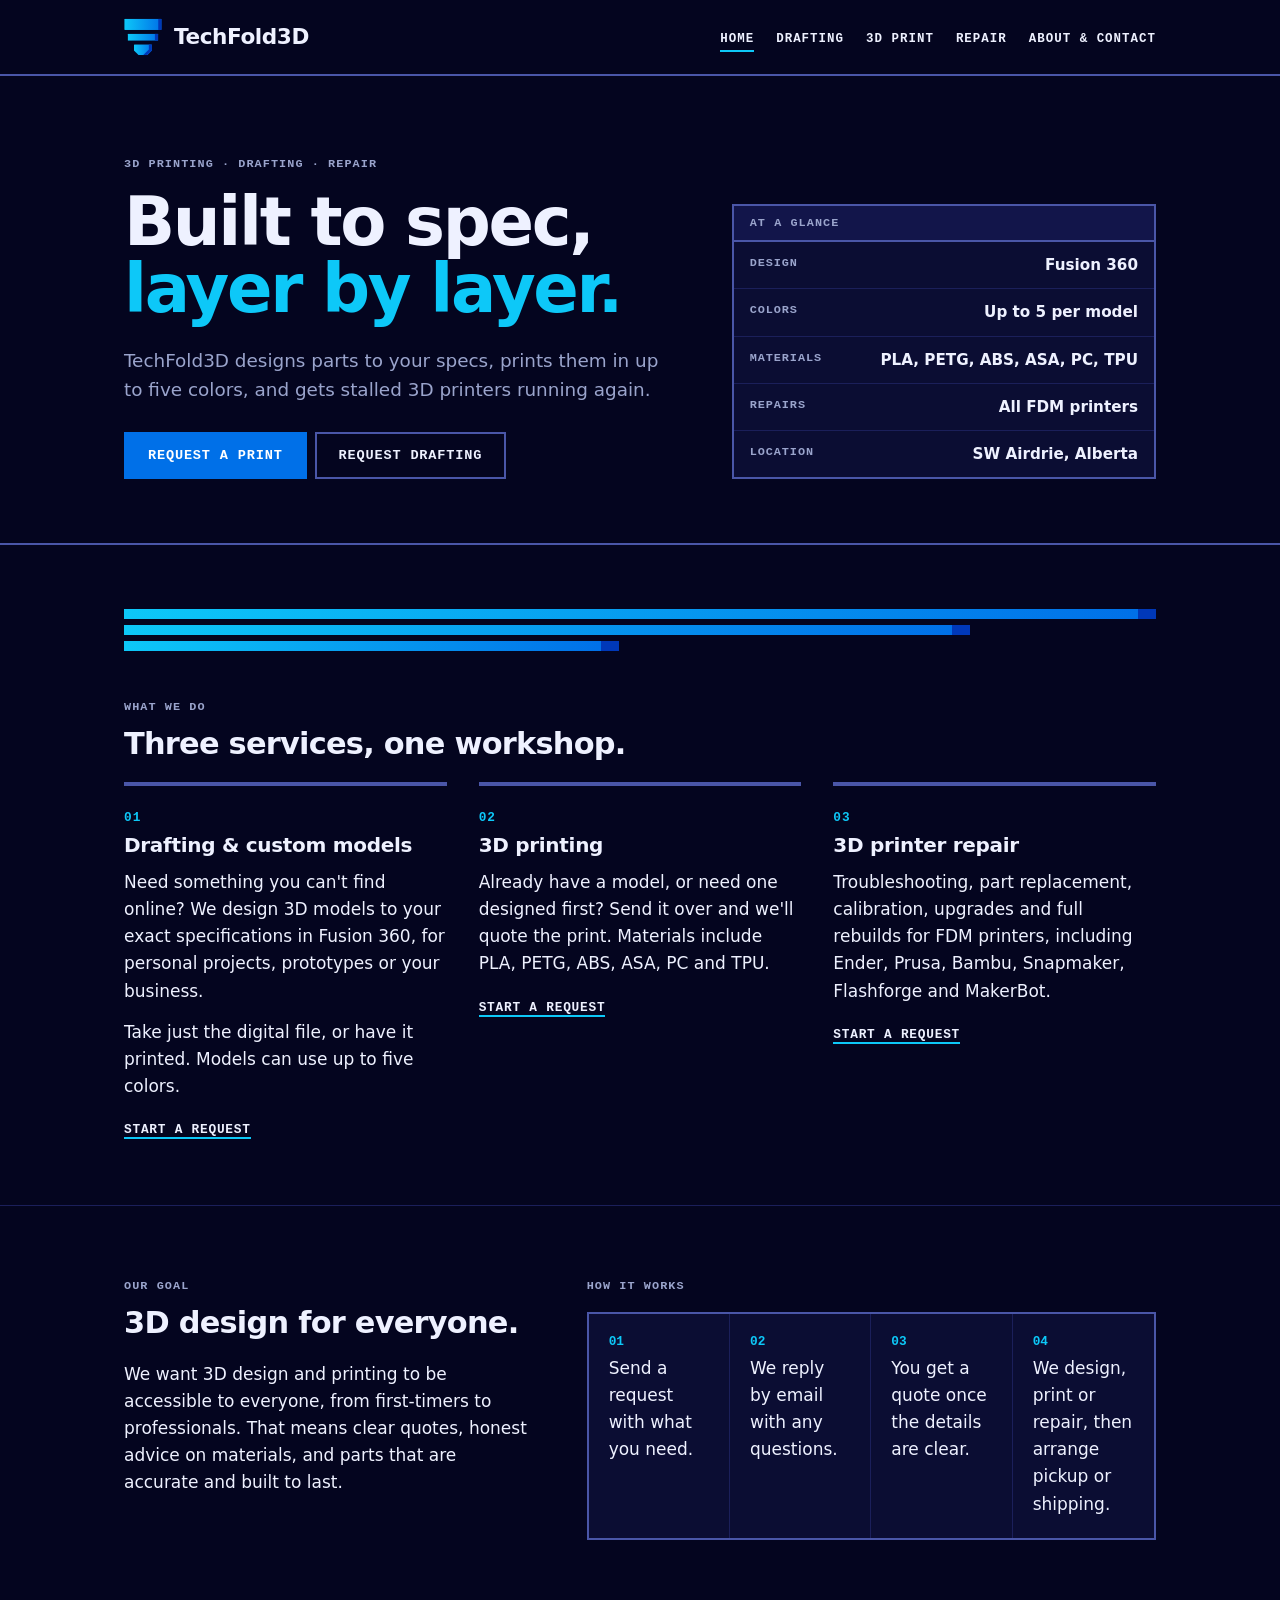
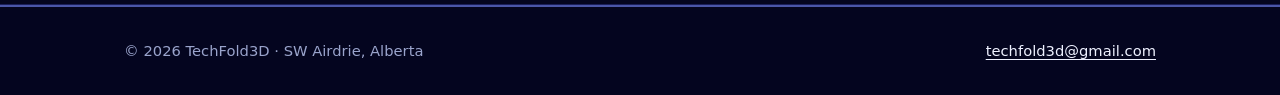
<file: index.html>
<!doctype html>
<html lang="en">
<head>
<meta charset="utf-8">
<meta name="viewport" content="width=device-width, initial-scale=1">
<title>TechFold3D | 3D Printing, Drafting and Printer Repair in Airdrie, AB</title>
<meta name="description" content="Custom 3D drafting, multi-color 3D printing and FDM printer repair in SW Airdrie, Alberta.">
<link rel="icon" href="assets/logo.svg" type="image/svg+xml">
<link rel="stylesheet" href="css/style.css">
</head>
<body>
<header class="top"><div class="wrap">
  <a class="brand" href="index.html"><img src="assets/logo.svg" alt="">TechFold3D</a>
  <nav aria-label="Main"><ul>
    <li><a href="index.html" aria-current="page">Home</a></li>
    <li><a href="drafting.html">Drafting</a></li>
    <li><a href="print.html">3D Print</a></li>
    <li><a href="repair.html">Repair</a></li>
    <li><a href="about.html">About &amp; Contact</a></li>
  </ul></nav>
</div></header>

<section class="hero"><div class="wrap">
  <div>
    <span class="label">3D printing &middot; drafting &middot; repair</span>
    <h1>Built to spec, <span>layer by layer.</span></h1>
    <p class="lead">TechFold3D designs parts to your specs, prints them in up to five colors, and gets stalled 3D printers running again.</p>
    <a class="btn" href="print.html">Request a print</a><a class="btn alt" href="drafting.html">Request drafting</a>
  </div>
  <div class="spec">
    <span class="label">At a glance</span>
    <dl>
      <div><dt>Design</dt><dd>Fusion 360</dd></div>
      <div><dt>Colors</dt><dd>Up to 5 per model</dd></div>
      <div><dt>Materials</dt><dd>PLA, PETG, ABS, ASA, PC, TPU</dd></div>
      <div><dt>Repairs</dt><dd>All FDM printers</dd></div>
      <div><dt>Location</dt><dd>SW Airdrie, Alberta</dd></div>
    </dl>
  </div>
</div></section>

<section class="block"><div class="wrap">
  <div class="layers" aria-hidden="true"><i></i><i></i><i></i></div>
  <span class="label">What we do</span>
  <h2>Three services, one workshop.</h2>
  <div class="cols3">
    <article>
      <span class="num">01</span>
      <h3>Drafting &amp; custom models</h3>
      <p>Need something you can't find online? We design 3D models to your exact specifications in Fusion 360, for personal projects, prototypes or your business.</p>
      <p>Take just the digital file, or have it printed. Models can use up to five colors.</p>
      <a class="go" href="drafting.html">Start a request</a>
    </article>
    <article>
      <span class="num">02</span>
      <h3>3D printing</h3>
      <p>Already have a model, or need one designed first? Send it over and we'll quote the print. Materials include PLA, PETG, ABS, ASA, PC and TPU.</p>
      <a class="go" href="print.html">Start a request</a>
    </article>
    <article>
      <span class="num">03</span>
      <h3>3D printer repair</h3>
      <p>Troubleshooting, part replacement, calibration, upgrades and full rebuilds for FDM printers, including Ender, Prusa, Bambu, Snapmaker, Flashforge and MakerBot.</p>
      <a class="go" href="repair.html">Start a request</a>
    </article>
  </div>
</div></section>

<section class="block"><div class="wrap two">
  <div>
    <span class="label">Our goal</span>
    <h2>3D design for everyone.</h2>
    <p>We want 3D design and printing to be accessible to everyone, from first-timers to professionals. That means clear quotes, honest advice on materials, and parts that are accurate and built to last.</p>
  </div>
  <div>
    <span class="label">How it works</span>
    <div class="steps" style="margin-top:14px">
      <div><b>01</b>Send a request with what you need.</div>
      <div><b>02</b>We reply by email with any questions.</div>
      <div><b>03</b>You get a quote once the details are clear.</div>
      <div><b>04</b>We design, print or repair, then arrange pickup or shipping.</div>
    </div>
  </div>
</div></section>

<footer class="bottom"><div class="wrap">
  <div>&copy; <span id="yr">2026</span> TechFold3D &middot; SW Airdrie, Alberta</div>
  <div><a href="mailto:techfold3d@gmail.com">techfold3d@gmail.com</a></div>
</div></footer>
<script>document.getElementById("yr").textContent = new Date().getFullYear();</script>
</body>
</html>
</file>
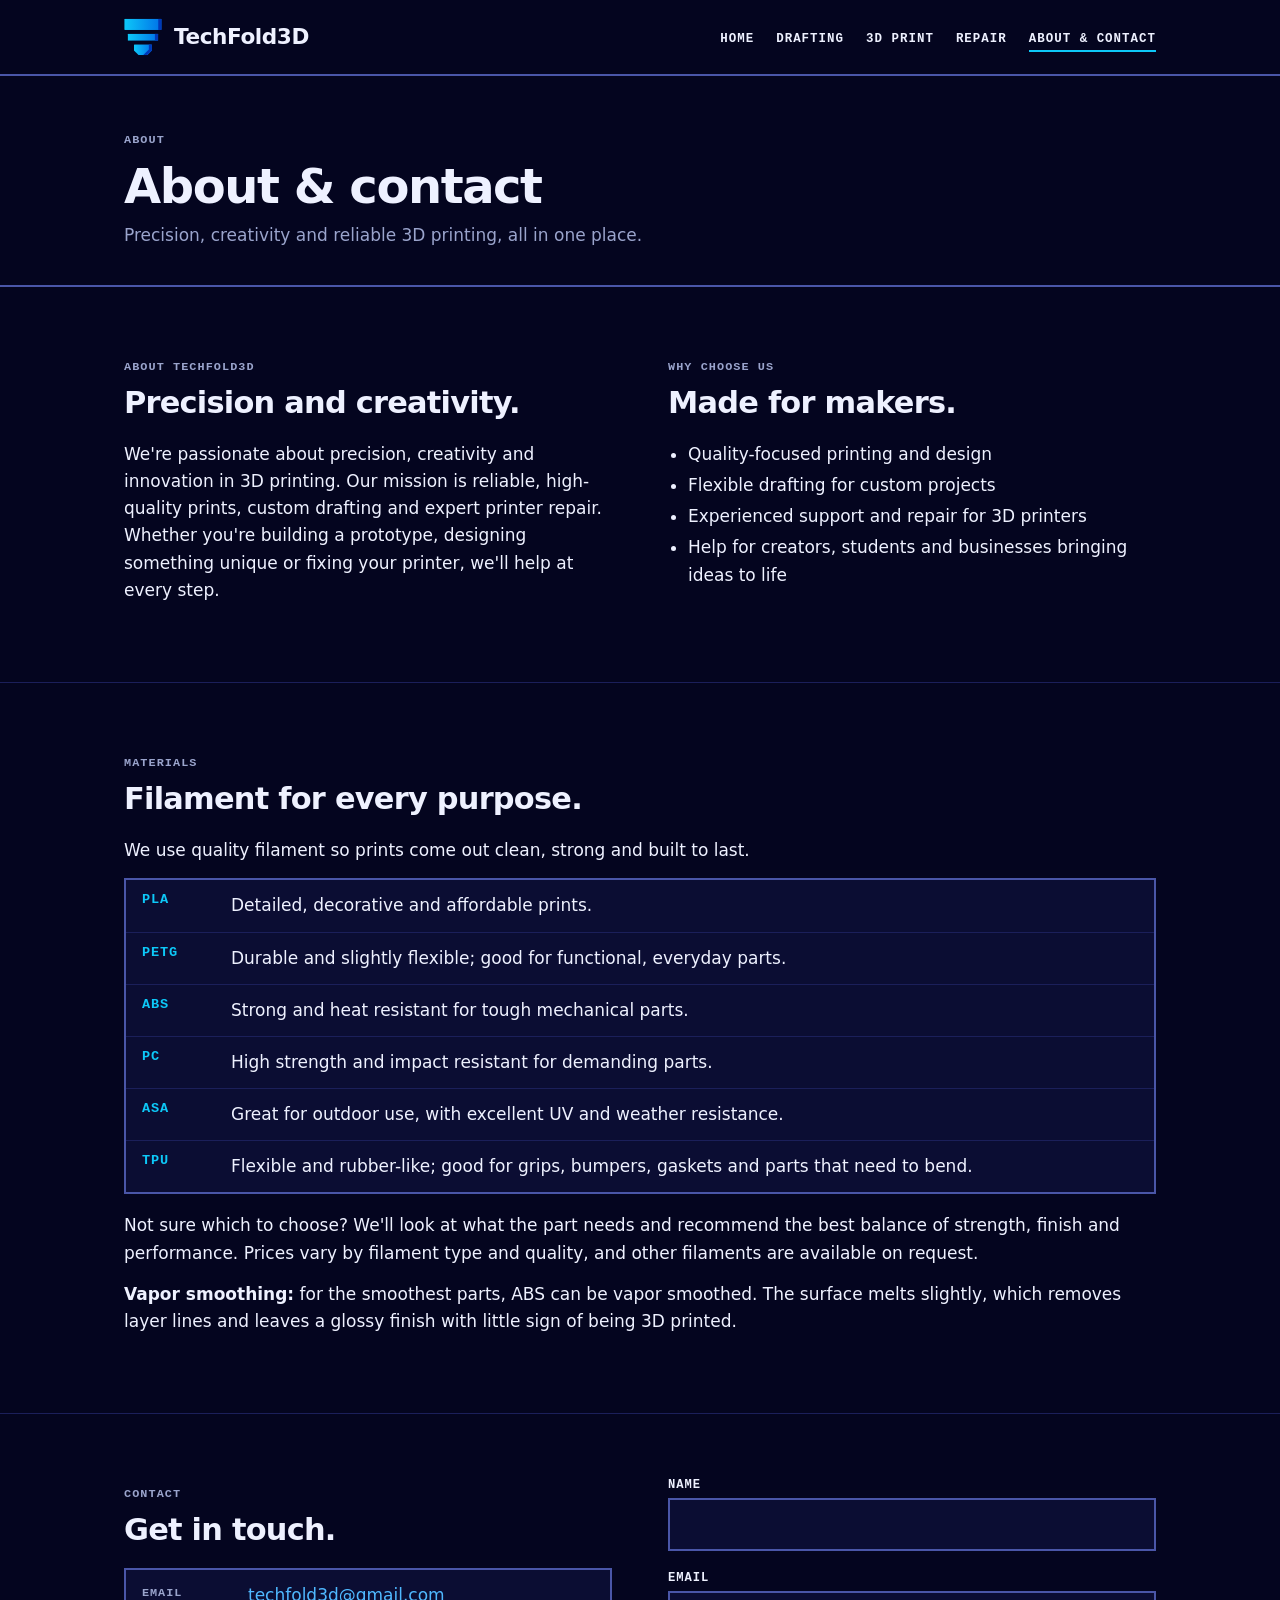
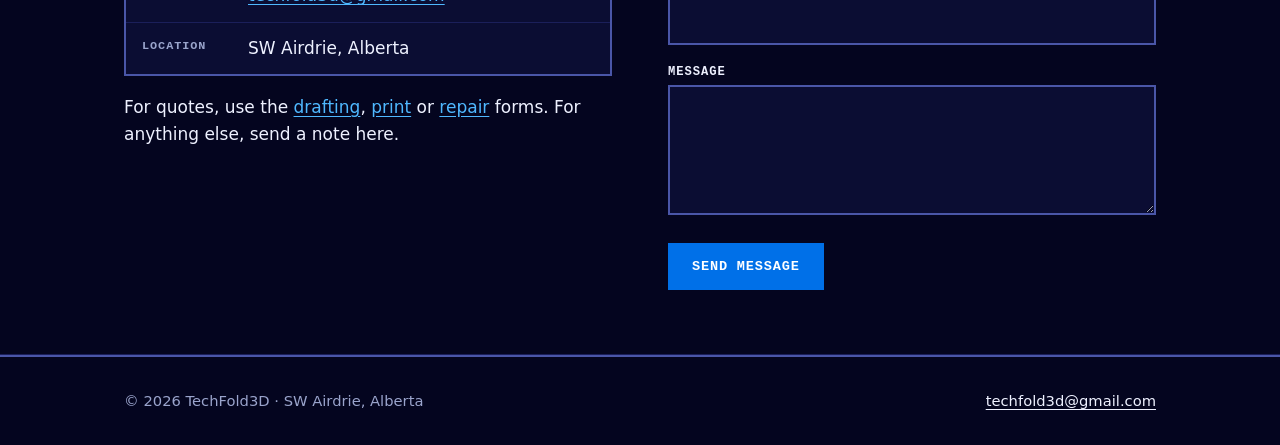
<file: about.html>
<!doctype html>
<html lang="en">
<head>
<meta charset="utf-8">
<meta name="viewport" content="width=device-width, initial-scale=1">
<title>About &amp; Contact | TechFold3D</title>
<meta name="description" content="About TechFold3D, the materials we print with, and how to contact us in SW Airdrie, Alberta.">
<link rel="icon" href="assets/logo.svg" type="image/svg+xml">
<link rel="stylesheet" href="css/style.css">
</head>
<body>
<header class="top"><div class="wrap">
  <a class="brand" href="index.html"><img src="assets/logo.svg" alt="">TechFold3D</a>
  <nav aria-label="Main"><ul>
    <li><a href="index.html">Home</a></li>
    <li><a href="drafting.html">Drafting</a></li>
    <li><a href="print.html">3D Print</a></li>
    <li><a href="repair.html">Repair</a></li>
    <li><a href="about.html" aria-current="page">About &amp; Contact</a></li>
  </ul></nav>
</div></header>

<div class="pagehead"><div class="wrap">
  <span class="label">About</span>
  <h1>About &amp; contact</h1>
  <p>Precision, creativity and reliable 3D printing, all in one place.</p>
</div></div>

<section class="block"><div class="wrap two even">
  <div>
    <span class="label">About TechFold3D</span>
    <h2>Precision and creativity.</h2>
    <p>We're passionate about precision, creativity and innovation in 3D printing. Our mission is reliable, high-quality prints, custom drafting and expert printer repair. Whether you're building a prototype, designing something unique or fixing your printer, we'll help at every step.</p>
  </div>
  <div>
    <span class="label">Why choose us</span>
    <h2>Made for makers.</h2>
    <ul class="plain">
      <li>Quality-focused printing and design</li>
      <li>Flexible drafting for custom projects</li>
      <li>Experienced support and repair for 3D printers</li>
      <li>Help for creators, students and businesses bringing ideas to life</li>
    </ul>
  </div>
</div></section>

<section class="block" id="materials"><div class="wrap">
  <span class="label">Materials</span>
  <h2>Filament for every purpose.</h2>
  <p>We use quality filament so prints come out clean, strong and built to last.</p>
  <table class="materials">
    <tr><th>PLA</th><td>Detailed, decorative and affordable prints.</td></tr>
    <tr><th>PETG</th><td>Durable and slightly flexible; good for functional, everyday parts.</td></tr>
    <tr><th>ABS</th><td>Strong and heat resistant for tough mechanical parts.</td></tr>
    <tr><th>PC</th><td>High strength and impact resistant for demanding parts.</td></tr>
    <tr><th>ASA</th><td>Great for outdoor use, with excellent UV and weather resistance.</td></tr>
    <tr><th>TPU</th><td>Flexible and rubber-like; good for grips, bumpers, gaskets and parts that need to bend.</td></tr>
  </table>
  <p style="margin-top:18px">Not sure which to choose? We'll look at what the part needs and recommend the best balance of strength, finish and performance. Prices vary by filament type and quality, and other filaments are available on request.</p>
  <p><b>Vapor smoothing:</b> for the smoothest parts, ABS can be vapor smoothed. The surface melts slightly, which removes layer lines and leaves a glossy finish with little sign of being 3D printed.</p>
</div></section>

<section class="block" id="contact"><div class="wrap two even">
  <div>
    <span class="label">Contact</span>
    <h2>Get in touch.</h2>
    <ul class="facts">
      <li><b>Email</b><a href="mailto:techfold3d@gmail.com">techfold3d@gmail.com</a></li>
      <li><b>Location</b><span>SW Airdrie, Alberta</span></li>
    </ul>
    <p style="margin-top:18px">For quotes, use the <a href="drafting.html">drafting</a>, <a href="print.html">print</a> or <a href="repair.html">repair</a> forms. For anything else, send a note here.</p>
  </div>
  <form data-form="contact" data-subject="Website message" novalidate>
    <div class="field"><label for="name">Name</label><input type="text" id="name" name="Name" required autocomplete="name"></div>
    <div class="field"><label for="email">Email</label><input type="email" id="email" name="Email" required autocomplete="email"></div>
    <div class="field"><label for="msg">Message</label><textarea id="msg" name="Message" required></textarea></div>
    <div class="hp" aria-hidden="true"><label>Website <input type="text" name="website" tabindex="-1" autocomplete="off"></label></div>
    <button class="btn" type="submit">Send message</button>
    <div class="status" role="status"></div>
  </form>
</div></section>

<footer class="bottom"><div class="wrap">
  <div>&copy; <span id="yr">2026</span> TechFold3D &middot; SW Airdrie, Alberta</div>
  <div><a href="mailto:techfold3d@gmail.com">techfold3d@gmail.com</a></div>
</div></footer>
<script>document.getElementById("yr").textContent = new Date().getFullYear();</script>
<script src="js/config.js"></script>
<script src="js/main.js"></script>
</body>
</html>
</file>
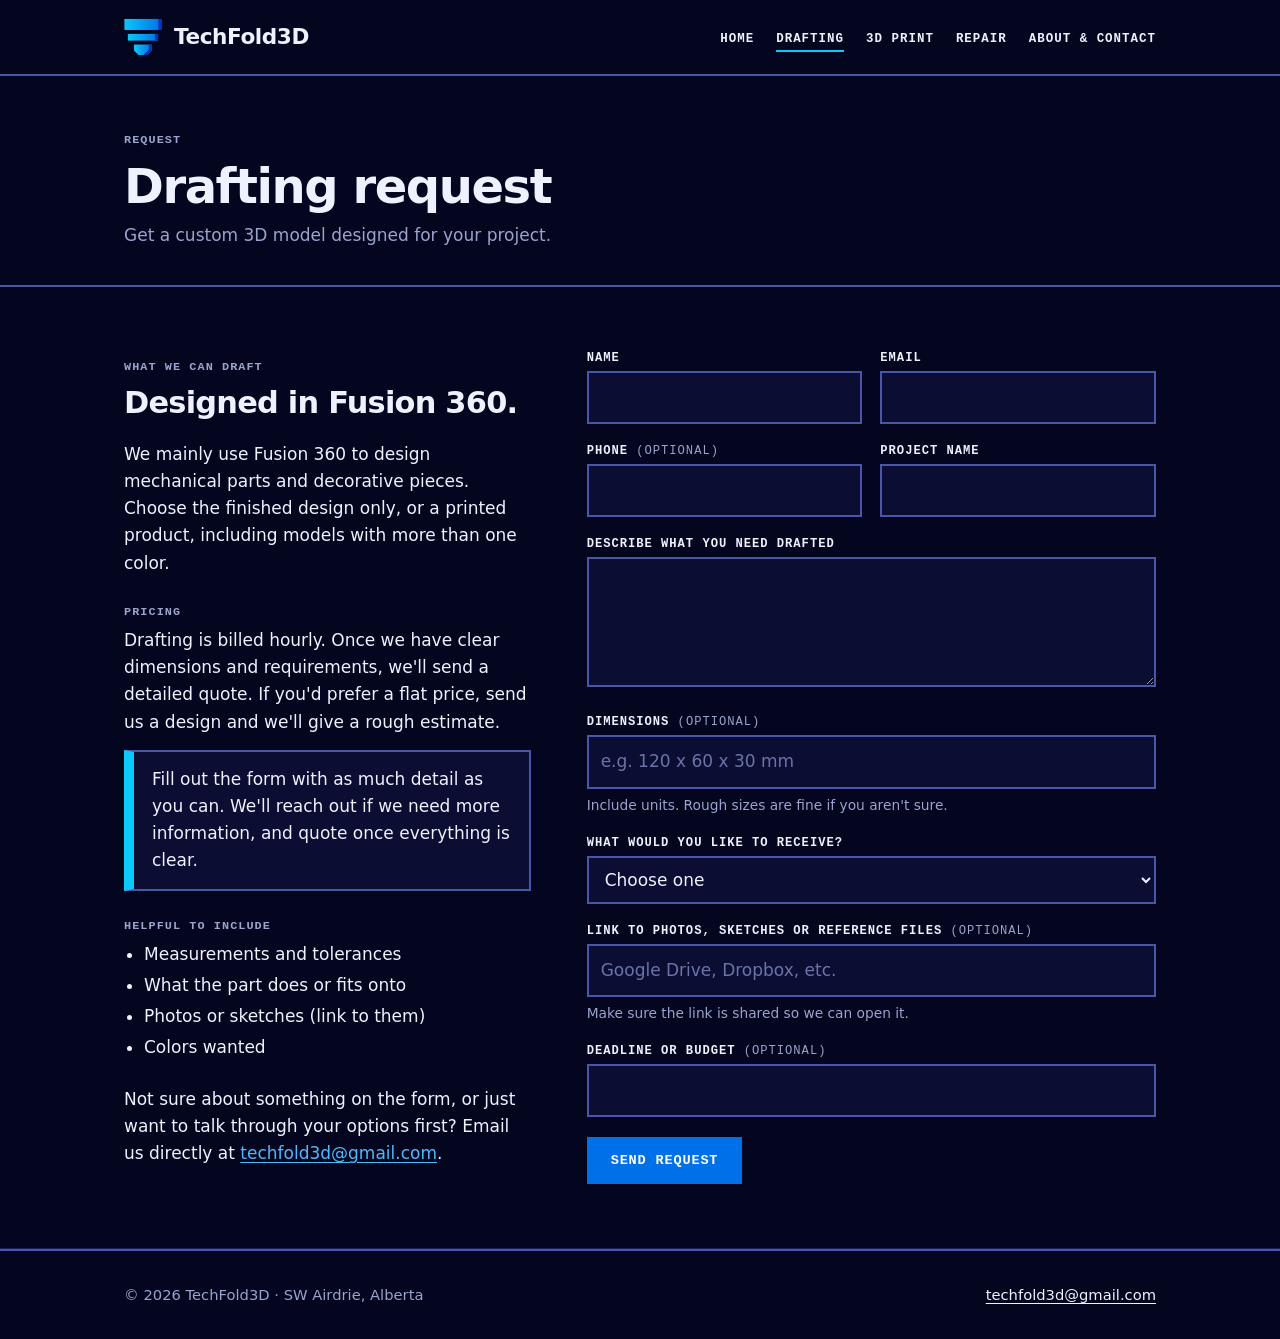
<file: drafting.html>
<!doctype html>
<html lang="en">
<head>
<meta charset="utf-8">
<meta name="viewport" content="width=device-width, initial-scale=1">
<title>Drafting Request | TechFold3D</title>
<meta name="description" content="Request a custom 3D model. Fusion 360 drafting for mechanical and decorative parts.">
<link rel="icon" href="assets/logo.svg" type="image/svg+xml">
<link rel="stylesheet" href="css/style.css">
</head>
<body>
<header class="top"><div class="wrap">
  <a class="brand" href="index.html"><img src="assets/logo.svg" alt="">TechFold3D</a>
  <nav aria-label="Main"><ul>
    <li><a href="index.html">Home</a></li>
    <li><a href="drafting.html" aria-current="page">Drafting</a></li>
    <li><a href="print.html">3D Print</a></li>
    <li><a href="repair.html">Repair</a></li>
    <li><a href="about.html">About &amp; Contact</a></li>
  </ul></nav>
</div></header>

<div class="pagehead"><div class="wrap">
  <span class="label">Request</span>
  <h1>Drafting request</h1>
  <p>Get a custom 3D model designed for your project.</p>
</div></div>

<section class="block"><div class="wrap two">
  <div>
    <span class="label">What we can draft</span>
    <h2>Designed in Fusion 360.</h2>
    <p>We mainly use Fusion 360 to design mechanical parts and decorative pieces. Choose the finished design only, or a printed product, including models with more than one color.</p>
    <span class="label" style="display:block;margin-top:28px">Pricing</span>
    <p style="margin-top:8px">Drafting is billed hourly. Once we have clear dimensions and requirements, we'll send a detailed quote. If you'd prefer a flat price, send us a design and we'll give a rough estimate.</p>
    <p class="notice">Fill out the form with as much detail as you can. We'll reach out if we need more information, and quote once everything is clear.</p>
    <span class="label" style="display:block;margin-top:28px">Helpful to include</span>
    <ul class="plain" style="margin-top:8px">
      <li>Measurements and tolerances</li>
      <li>What the part does or fits onto</li>
      <li>Photos or sketches (link to them)</li>
      <li>Colors wanted</li>
    </ul>
    <p style="margin-top:24px">Not sure about something on the form, or just want to talk through your options first? Email us directly at <a href="mailto:techfold3d@gmail.com">techfold3d@gmail.com</a>.</p>
  </div>
  <form data-form="drafting" data-subject="Drafting request" novalidate>
    <div class="row">
      <div class="field"><label for="name">Name</label><input type="text" id="name" name="Name" required autocomplete="name"></div>
      <div class="field"><label for="email">Email</label><input type="email" id="email" name="Email" required autocomplete="email"></div>
    </div>
    <div class="row">
      <div class="field"><label for="phone">Phone <span class="opt">(optional)</span></label><input type="tel" id="phone" name="Phone" autocomplete="tel"></div>
      <div class="field"><label for="title">Project name</label><input type="text" id="title" name="Project" required></div>
    </div>
    <div class="field"><label for="desc">Describe what you need drafted</label>
      <textarea id="desc" name="Description" required></textarea></div>
    <div class="field"><label for="dims">Dimensions <span class="opt">(optional)</span></label>
      <input type="text" id="dims" name="Dimensions" placeholder="e.g. 120 x 60 x 30 mm">
      <p class="hint">Include units. Rough sizes are fine if you aren't sure.</p></div>
    <div class="field"><label for="deliver">What would you like to receive?</label>
      <select id="deliver" name="Deliverable" required data-controls="print-details" data-reveal-on="Printed part only|Digital file and printed part">
        <option value="">Choose one</option>
        <option>Digital file only</option>
        <option>Printed part only</option>
        <option>Digital file and printed part</option>
        <option>Not sure yet</option>
      </select></div>

    <fieldset class="reveal" id="print-details" hidden disabled>
      <legend>Printing details</legend>
      <div class="row">
        <div class="field"><label for="mat">Material</label>
          <select id="mat" name="Material" required>
            <option value="">Choose one</option>
            <option>PLA</option><option>PETG</option><option>ABS</option>
            <option>ABS, vapor smoothed</option><option>ASA</option><option>PC</option><option>TPU</option>
            <option>Other (explain below)</option><option>Not sure, recommend one</option>
          </select></div>
        <div class="field"><label for="colors">What colors would you like?</label>
          <input type="text" id="colors" name="Colors" required placeholder="e.g. black body, white lettering"></div>
      </div>
      <div class="row">
        <div class="field"><label for="qty">Quantity</label><input type="number" id="qty" name="Quantity" min="1" value="1" required></div>
        <div class="field"><label for="needed">Print needed by <span class="opt">(optional)</span></label><input type="text" id="needed" name="Print needed by"></div>
      </div>
      <div class="field"><label for="pnotes">Printing notes <span class="opt">(optional)</span></label>
        <textarea id="pnotes" name="Printing notes" placeholder="What it will be used for, strength or outdoor needs, finish, anything else we should know about the print."></textarea></div>
    </fieldset>

    <div class="field"><label for="ref">Link to photos, sketches or reference files <span class="opt">(optional)</span></label>
      <input type="url" id="ref" name="Reference link" placeholder="Google Drive, Dropbox, etc.">
      <p class="hint">Make sure the link is shared so we can open it.</p></div>
    <div class="field"><label for="when">Deadline or budget <span class="opt">(optional)</span></label><input type="text" id="when" name="Deadline / budget"></div>
    <div class="hp" aria-hidden="true"><label>Website <input type="text" name="website" tabindex="-1" autocomplete="off"></label></div>
    <button class="btn" type="submit">Send request</button>
    <div class="status" role="status"></div>
  </form>
</div></section>

<footer class="bottom"><div class="wrap">
  <div>&copy; <span id="yr">2026</span> TechFold3D &middot; SW Airdrie, Alberta</div>
  <div><a href="mailto:techfold3d@gmail.com">techfold3d@gmail.com</a></div>
</div></footer>
<script>document.getElementById("yr").textContent = new Date().getFullYear();</script>
<script src="js/config.js"></script>
<script src="js/main.js"></script>
</body>
</html>
</file>
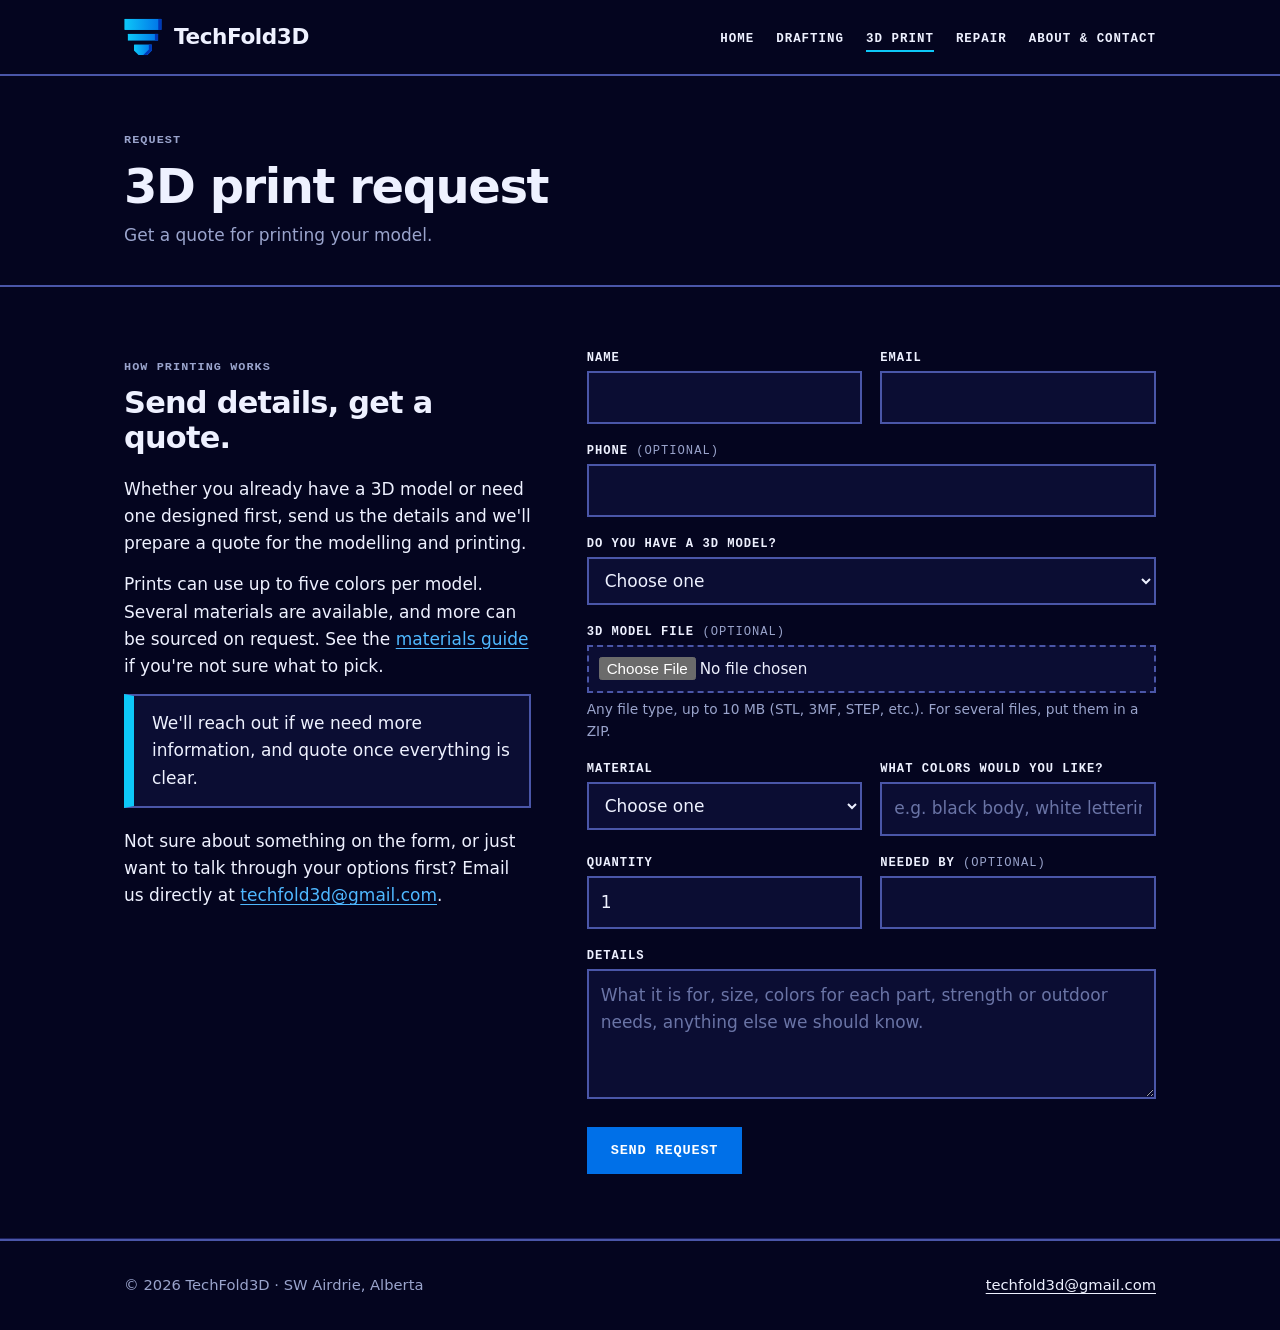
<file: print.html>
<!doctype html>
<html lang="en">
<head>
<meta charset="utf-8">
<meta name="viewport" content="width=device-width, initial-scale=1">
<title>3D Print Request | TechFold3D</title>
<meta name="description" content="Request a quote for a 3D print. Multi-color printing in PLA, PETG, ABS, ASA, PC and TPU.">
<link rel="icon" href="assets/logo.svg" type="image/svg+xml">
<link rel="stylesheet" href="css/style.css">
</head>
<body>
<header class="top"><div class="wrap">
  <a class="brand" href="index.html"><img src="assets/logo.svg" alt="">TechFold3D</a>
  <nav aria-label="Main"><ul>
    <li><a href="index.html">Home</a></li>
    <li><a href="drafting.html">Drafting</a></li>
    <li><a href="print.html" aria-current="page">3D Print</a></li>
    <li><a href="repair.html">Repair</a></li>
    <li><a href="about.html">About &amp; Contact</a></li>
  </ul></nav>
</div></header>

<div class="pagehead"><div class="wrap">
  <span class="label">Request</span>
  <h1>3D print request</h1>
  <p>Get a quote for printing your model.</p>
</div></div>

<section class="block"><div class="wrap two">
  <div>
    <span class="label">How printing works</span>
    <h2>Send details, get a quote.</h2>
    <p>Whether you already have a 3D model or need one designed first, send us the details and we'll prepare a quote for the modelling and printing.</p>
    <p>Prints can use up to five colors per model. Several materials are available, and more can be sourced on request. See the <a href="about.html#materials">materials guide</a> if you're not sure what to pick.</p>
    <p class="notice">We'll reach out if we need more information, and quote once everything is clear.</p>
    <p style="margin-top:20px">Not sure about something on the form, or just want to talk through your options first? Email us directly at <a href="mailto:techfold3d@gmail.com">techfold3d@gmail.com</a>.</p>
  </div>
  <form data-form="print" data-subject="3D print request" novalidate>
    <div class="row">
      <div class="field"><label for="name">Name</label><input type="text" id="name" name="Name" required autocomplete="name"></div>
      <div class="field"><label for="email">Email</label><input type="email" id="email" name="Email" required autocomplete="email"></div>
    </div>
    <div class="field"><label for="phone">Phone <span class="opt">(optional)</span></label><input type="tel" id="phone" name="Phone" autocomplete="tel"></div>
    <div class="field"><label for="have">Do you have a 3D model?</label>
      <select id="have" name="Model status" required>
        <option value="">Choose one</option>
        <option>Yes, I have a file</option>
        <option>No, I need it designed</option>
        <option>I have a sketch or idea</option>
      </select></div>
    <div class="field"><label for="file">3D model file <span class="opt">(optional)</span></label>
      <input type="file" id="file" name="File">
      <p class="hint">Any file type, up to 10 MB (STL, 3MF, STEP, etc.). For several files, put them in a ZIP.</p></div>
    <div class="row">
      <div class="field"><label for="mat">Material</label>
        <select id="mat" name="Material" required>
          <option value="">Choose one</option>
          <option>PLA</option><option>PETG</option><option>ABS</option>
          <option>ABS, vapor smoothed</option><option>ASA</option><option>PC</option><option>TPU</option>
          <option>Other (explain below)</option><option>Not sure, recommend one</option>
        </select></div>
      <div class="field"><label for="colors">What colors would you like?</label>
        <input type="text" id="colors" name="Colors" required placeholder="e.g. black body, white lettering"></div>
    </div>
    <div class="row">
      <div class="field"><label for="qty">Quantity</label><input type="number" id="qty" name="Quantity" min="1" value="1" required></div>
      <div class="field"><label for="when">Needed by <span class="opt">(optional)</span></label><input type="text" id="when" name="Needed by"></div>
    </div>
    <div class="field"><label for="notes">Details</label>
      <textarea id="notes" name="Details" required placeholder="What it is for, size, colors for each part, strength or outdoor needs, anything else we should know."></textarea></div>
    <div class="hp" aria-hidden="true"><label>Website <input type="text" name="website" tabindex="-1" autocomplete="off"></label></div>
    <button class="btn" type="submit">Send request</button>
    <div class="status" role="status"></div>
  </form>
</div></section>

<footer class="bottom"><div class="wrap">
  <div>&copy; <span id="yr">2026</span> TechFold3D &middot; SW Airdrie, Alberta</div>
  <div><a href="mailto:techfold3d@gmail.com">techfold3d@gmail.com</a></div>
</div></footer>
<script>document.getElementById("yr").textContent = new Date().getFullYear();</script>
<script src="js/config.js"></script>
<script src="js/main.js"></script>
</body>
</html>
</file>
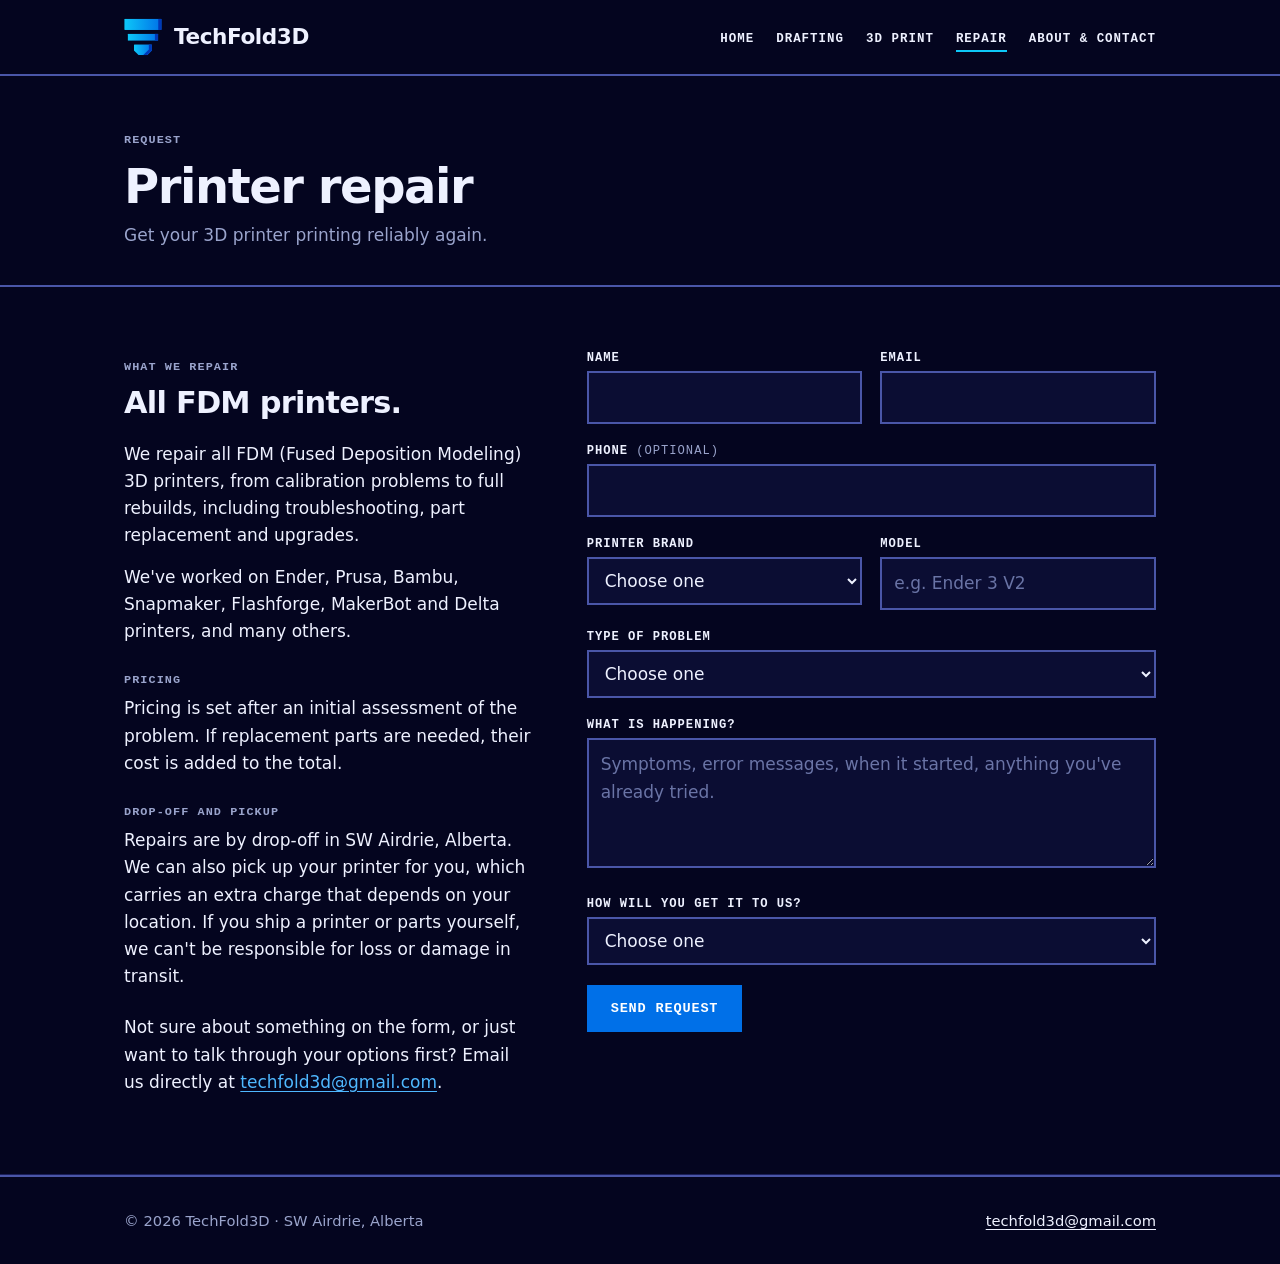
<file: repair.html>
<!doctype html>
<html lang="en">
<head>
<meta charset="utf-8">
<meta name="viewport" content="width=device-width, initial-scale=1">
<title>3D Printer Repair | TechFold3D</title>
<meta name="description" content="FDM 3D printer repair, calibration and upgrades. Drop-off in SW Airdrie, Alberta.">
<link rel="icon" href="assets/logo.svg" type="image/svg+xml">
<link rel="stylesheet" href="css/style.css">
</head>
<body>
<header class="top"><div class="wrap">
  <a class="brand" href="index.html"><img src="assets/logo.svg" alt="">TechFold3D</a>
  <nav aria-label="Main"><ul>
    <li><a href="index.html">Home</a></li>
    <li><a href="drafting.html">Drafting</a></li>
    <li><a href="print.html">3D Print</a></li>
    <li><a href="repair.html" aria-current="page">Repair</a></li>
    <li><a href="about.html">About &amp; Contact</a></li>
  </ul></nav>
</div></header>

<div class="pagehead"><div class="wrap">
  <span class="label">Request</span>
  <h1>Printer repair</h1>
  <p>Get your 3D printer printing reliably again.</p>
</div></div>

<section class="block"><div class="wrap two">
  <div>
    <span class="label">What we repair</span>
    <h2>All FDM printers.</h2>
    <p>We repair all FDM (Fused Deposition Modeling) 3D printers, from calibration problems to full rebuilds, including troubleshooting, part replacement and upgrades.</p>
    <p>We've worked on Ender, Prusa, Bambu, Snapmaker, Flashforge, MakerBot and Delta printers, and many others.</p>
    <span class="label" style="display:block;margin-top:28px">Pricing</span>
    <p style="margin-top:8px">Pricing is set after an initial assessment of the problem. If replacement parts are needed, their cost is added to the total.</p>
    <span class="label" style="display:block;margin-top:28px">Drop-off and pickup</span>
    <p style="margin-top:8px">Repairs are by drop-off in SW Airdrie, Alberta. We can also pick up your printer for you, which carries an extra charge that depends on your location. If you ship a printer or parts yourself, we can't be responsible for loss or damage in transit.</p>
    <p style="margin-top:24px">Not sure about something on the form, or just want to talk through your options first? Email us directly at <a href="mailto:techfold3d@gmail.com">techfold3d@gmail.com</a>.</p>
  </div>
  <form data-form="repair" data-subject="Printer repair request" novalidate>
    <div class="row">
      <div class="field"><label for="name">Name</label><input type="text" id="name" name="Name" required autocomplete="name"></div>
      <div class="field"><label for="email">Email</label><input type="email" id="email" name="Email" required autocomplete="email"></div>
    </div>
    <div class="field"><label for="phone">Phone <span class="opt">(optional)</span></label><input type="tel" id="phone" name="Phone" autocomplete="tel"></div>
    <div class="row">
      <div class="field"><label for="brand">Printer brand</label>
        <select id="brand" name="Brand" required>
          <option value="">Choose one</option>
          <option>Bambu Lab</option><option>Creality / Ender</option><option>Prusa</option>
          <option>Snapmaker</option><option>Other</option>
        </select></div>
      <div class="field"><label for="model">Model</label><input type="text" id="model" name="Model" required placeholder="e.g. Ender 3 V2"></div>
    </div>
    <div class="field"><label for="type">Type of problem</label>
      <select id="type" name="Problem type" required>
        <option value="">Choose one</option>
        <option>Won't power on</option><option>Print quality issues</option><option>Clogged or damaged hotend</option>
        <option>Bed leveling or calibration</option><option>Motion or mechanical problem</option>
        <option>Upgrade or rebuild</option><option>Other</option><option>Not sure</option>
      </select></div>
    <div class="field"><label for="issue">What is happening?</label>
      <textarea id="issue" name="Issue description" required placeholder="Symptoms, error messages, when it started, anything you've already tried."></textarea></div>
    <div class="field"><label for="delivery">How will you get it to us?</label>
      <select id="delivery" name="Drop-off method" required>
        <option value="">Choose one</option><option>Drop off in SW Airdrie</option><option>Pick up from me (extra charge applies)</option><option>Not sure yet</option>
      </select></div>
    <div class="hp" aria-hidden="true"><label>Website <input type="text" name="website" tabindex="-1" autocomplete="off"></label></div>
    <button class="btn" type="submit">Send request</button>
    <div class="status" role="status"></div>
  </form>
</div></section>

<footer class="bottom"><div class="wrap">
  <div>&copy; <span id="yr">2026</span> TechFold3D &middot; SW Airdrie, Alberta</div>
  <div><a href="mailto:techfold3d@gmail.com">techfold3d@gmail.com</a></div>
</div></footer>
<script>document.getElementById("yr").textContent = new Date().getFullYear();</script>
<script src="js/config.js"></script>
<script src="js/main.js"></script>
</body>
</html>
</file>
<file: css/style.css>
/* TechFold3D: dark "spec sheet" design. Deep navy from the logo, light rules,
   monospace labels, numbered layers. */
:root {
  color-scheme: dark;
  --bg: #04051f;
  --panel: #0b0d33;
  --panel-2: #12154a;
  --ink: #eef1ff;
  --muted: #9aa4cc;
  --rule: #4a56a8;
  --soft: #1b1f5a;
  --blue: #0070e8;
  --blue-dark: #0038b8;
  --cyan: #0dc8f8;
  --link: #4fb8ff;
  --mono: ui-monospace, "SF Mono", Menlo, Consolas, monospace;
}
* { box-sizing: border-box; }
body { margin: 0; background: var(--bg); color: var(--ink); font: 17px/1.6 system-ui, -apple-system, "Segoe UI", Roboto, sans-serif; }
img { max-width: 100%; display: block; }
a { color: var(--link); text-underline-offset: 3px; }
a:hover { color: var(--cyan); }
.wrap { max-width: 1080px; margin: 0 auto; padding: 0 24px; }
[hidden] { display: none !important; }

.label { font: 600 .74rem/1.2 var(--mono); letter-spacing: .09em; text-transform: uppercase; color: var(--muted); }

/* header */
header.top { border-bottom: 2px solid var(--rule); }
header.top .wrap { display: flex; justify-content: space-between; align-items: center; gap: 16px; padding-top: 18px; padding-bottom: 18px; flex-wrap: wrap; }
.brand { display: flex; align-items: center; gap: 12px; text-decoration: none; color: var(--ink); font-weight: 800; font-size: 1.35rem; letter-spacing: -.02em; }
.brand img { width: 38px; height: 38px; }
.brand:hover { color: var(--ink); }
nav ul { list-style: none; margin: 0; padding: 0; display: flex; gap: 22px; flex-wrap: wrap; }
nav a { font: 600 .78rem var(--mono); letter-spacing: .08em; text-transform: uppercase; text-decoration: none; color: var(--ink); padding: 4px 0; border-bottom: 2px solid transparent; }
nav a:hover { color: var(--cyan); }
nav a[aria-current="page"] { border-bottom-color: var(--cyan); }

/* hero */
.hero { padding: 72px 0 64px; border-bottom: 2px solid var(--rule); }
.hero .wrap { display: grid; grid-template-columns: 1.3fr 1fr; gap: 56px; align-items: end; }
.hero h1 { font-size: clamp(2.4rem, 6vw, 4.2rem); line-height: 1; letter-spacing: -.035em; font-weight: 800; margin: 14px 0 22px; }
.hero h1 span { color: var(--cyan); }
.hero p.lead { font-size: 1.15rem; color: var(--muted); max-width: 46ch; margin: 0 0 28px; }
.btn { display: inline-block; font: 700 .85rem var(--mono); letter-spacing: .06em; text-transform: uppercase; text-decoration: none; background: var(--blue); color: #fff; padding: 14px 22px; border: 2px solid var(--blue); cursor: pointer; }
.btn:hover { background: var(--cyan); border-color: var(--cyan); color: var(--bg); }
.btn.alt { background: transparent; color: var(--ink); border-color: var(--rule); }
.btn.alt:hover { background: var(--ink); color: var(--bg); border-color: var(--ink); }
.btn + .btn { margin-left: 8px; }

.spec { border: 2px solid var(--rule); background: var(--panel); }
.spec .label { padding: 10px 16px; border-bottom: 2px solid var(--rule); background: var(--panel-2); display: block; }
.spec dl { margin: 0; }
.spec div { display: flex; justify-content: space-between; gap: 16px; padding: 11px 16px; border-bottom: 1px solid var(--soft); font-size: .95rem; }
.spec div:last-child { border-bottom: 0; }
.spec dt { font: 600 .74rem var(--mono); letter-spacing: .08em; text-transform: uppercase; color: var(--muted); padding-top: 3px; }
.spec dd { margin: 0; text-align: right; font-weight: 600; }

/* layer stack motif (echoes the logo) */
.layers { display: grid; gap: 6px; margin: 0 0 40px; }
.layers i { display: block; height: 10px; background: linear-gradient(90deg, var(--cyan), var(--blue)); border-right: 18px solid var(--blue-dark); }
.layers i:nth-child(2) { width: 82%; }
.layers i:nth-child(3) { width: 48%; }

/* sections */
section.block { padding: 64px 0; border-bottom: 1px solid var(--soft); }
h2 { font-size: 1.9rem; letter-spacing: -.025em; line-height: 1.15; margin: 8px 0 20px; font-weight: 800; }
h3 { font-size: 1.25rem; margin: 0 0 8px; letter-spacing: -.015em; }
p { margin: 0 0 14px; }
ul.plain { padding-left: 20px; margin: 0; }
ul.plain li { margin-bottom: 4px; }

.cols3 { display: grid; grid-template-columns: repeat(3, 1fr); gap: 32px; }
.cols3 article { border-top: 4px solid var(--rule); padding-top: 16px; }
.cols3 .num { font: 700 .8rem var(--mono); color: var(--cyan); letter-spacing: .08em; }
.cols3 a.go { font: 700 .8rem var(--mono); letter-spacing: .06em; text-transform: uppercase; text-decoration: none; border-bottom: 2px solid var(--cyan); color: var(--ink); }
.cols3 a.go:hover { color: var(--cyan); }

.steps { display: grid; grid-template-columns: repeat(4, 1fr); border: 2px solid var(--rule); background: var(--panel); }
.steps div { padding: 20px; border-right: 1px solid var(--soft); }
.steps div:last-child { border-right: 0; }
.steps b { display: block; font: 700 .8rem var(--mono); color: var(--cyan); margin-bottom: 6px; }

.two { display: grid; grid-template-columns: 1fr 1.4fr; gap: 56px; }
.two.even { grid-template-columns: 1fr 1fr; }
.notice { border: 2px solid var(--rule); border-left: 10px solid var(--cyan); background: var(--panel); padding: 14px 18px; }

.materials { width: 100%; border-collapse: collapse; border: 2px solid var(--rule); background: var(--panel); }
.materials th, .materials td { text-align: left; padding: 12px 16px; border-top: 1px solid var(--soft); vertical-align: top; }
.materials th { width: 90px; font: 700 .85rem var(--mono); color: var(--cyan); letter-spacing: .06em; }
.materials tr:first-child th, .materials tr:first-child td { border-top: 0; }

.facts { list-style: none; padding: 0; margin: 0; border: 2px solid var(--rule); background: var(--panel); }
.facts li { display: flex; gap: 16px; padding: 12px 16px; border-top: 1px solid var(--soft); }
.facts li:first-child { border-top: 0; }
.facts b { min-width: 90px; font: 600 .74rem var(--mono); letter-spacing: .08em; text-transform: uppercase; color: var(--muted); padding-top: 4px; }

/* forms */
form { max-width: 760px; }
.field { margin-bottom: 20px; }
label, legend { display: block; font: 700 .76rem var(--mono); letter-spacing: .08em; text-transform: uppercase; margin-bottom: 6px; }
.opt { color: var(--muted); font-weight: 500; }
input[type=text], input[type=email], input[type=tel], input[type=number], input[type=url], select, textarea {
  width: 100%; font: inherit; padding: 11px 12px; border: 2px solid var(--rule); border-radius: 0; background: var(--panel); color: var(--ink);
}
input::placeholder, textarea::placeholder { color: #6a74a6; opacity: 1; }
input[type=file] { width: 100%; font: inherit; font-size: .95rem; padding: 10px; border: 2px dashed var(--rule); background: var(--panel); color: var(--ink); }
textarea { min-height: 130px; resize: vertical; }
input:focus, select:focus, textarea:focus { outline: 3px solid var(--cyan); outline-offset: 0; border-color: var(--cyan); }
.hint { font-size: .86rem; color: var(--muted); margin: 5px 0 0; }
.row { display: grid; grid-template-columns: 1fr 1fr; gap: 18px; }
fieldset { border: 0; padding: 0; margin: 0 0 20px; min-width: 0; }
fieldset.reveal { border: 2px solid var(--rule); background: var(--panel); padding: 20px 20px 2px; }
fieldset.reveal legend { padding: 0 8px; background: var(--bg); }
fieldset.reveal input, fieldset.reveal select, fieldset.reveal textarea { background: var(--bg); }
.hp { position: absolute; left: -9999px; }
.status { margin-top: 16px; padding: 12px 16px; display: none; border: 2px solid var(--rule); }
.status.ok { display: block; background: #0c2a22; border-color: #2e9e6e; }
.status.err { display: block; background: #34121a; border-color: #d65a6a; }
.btn[disabled] { opacity: .6; cursor: wait; }

.pagehead { padding: 48px 0 36px; border-bottom: 2px solid var(--rule); }
.pagehead h1 { font-size: clamp(2rem, 5vw, 3rem); letter-spacing: -.03em; line-height: 1.05; margin: 10px 0 10px; font-weight: 800; }
.pagehead p { color: var(--muted); max-width: 56ch; margin: 0; }

footer.bottom { border-top: 2px solid var(--rule); color: var(--muted); padding: 32px 0; font-size: .92rem; }
footer.bottom .wrap { display: flex; justify-content: space-between; gap: 16px; flex-wrap: wrap; }
footer.bottom a { color: var(--ink); }

@media (max-width: 800px) {
  .hero { padding: 44px 0 40px; }
  .hero .wrap, .two, .two.even, .cols3, .row { grid-template-columns: 1fr; gap: 24px; }
  .steps { grid-template-columns: 1fr 1fr; }
  .steps div { border-bottom: 1px solid var(--soft); }
  nav ul { gap: 14px; }
  .btn + .btn { margin-left: 0; margin-top: 8px; }
}
</file>
